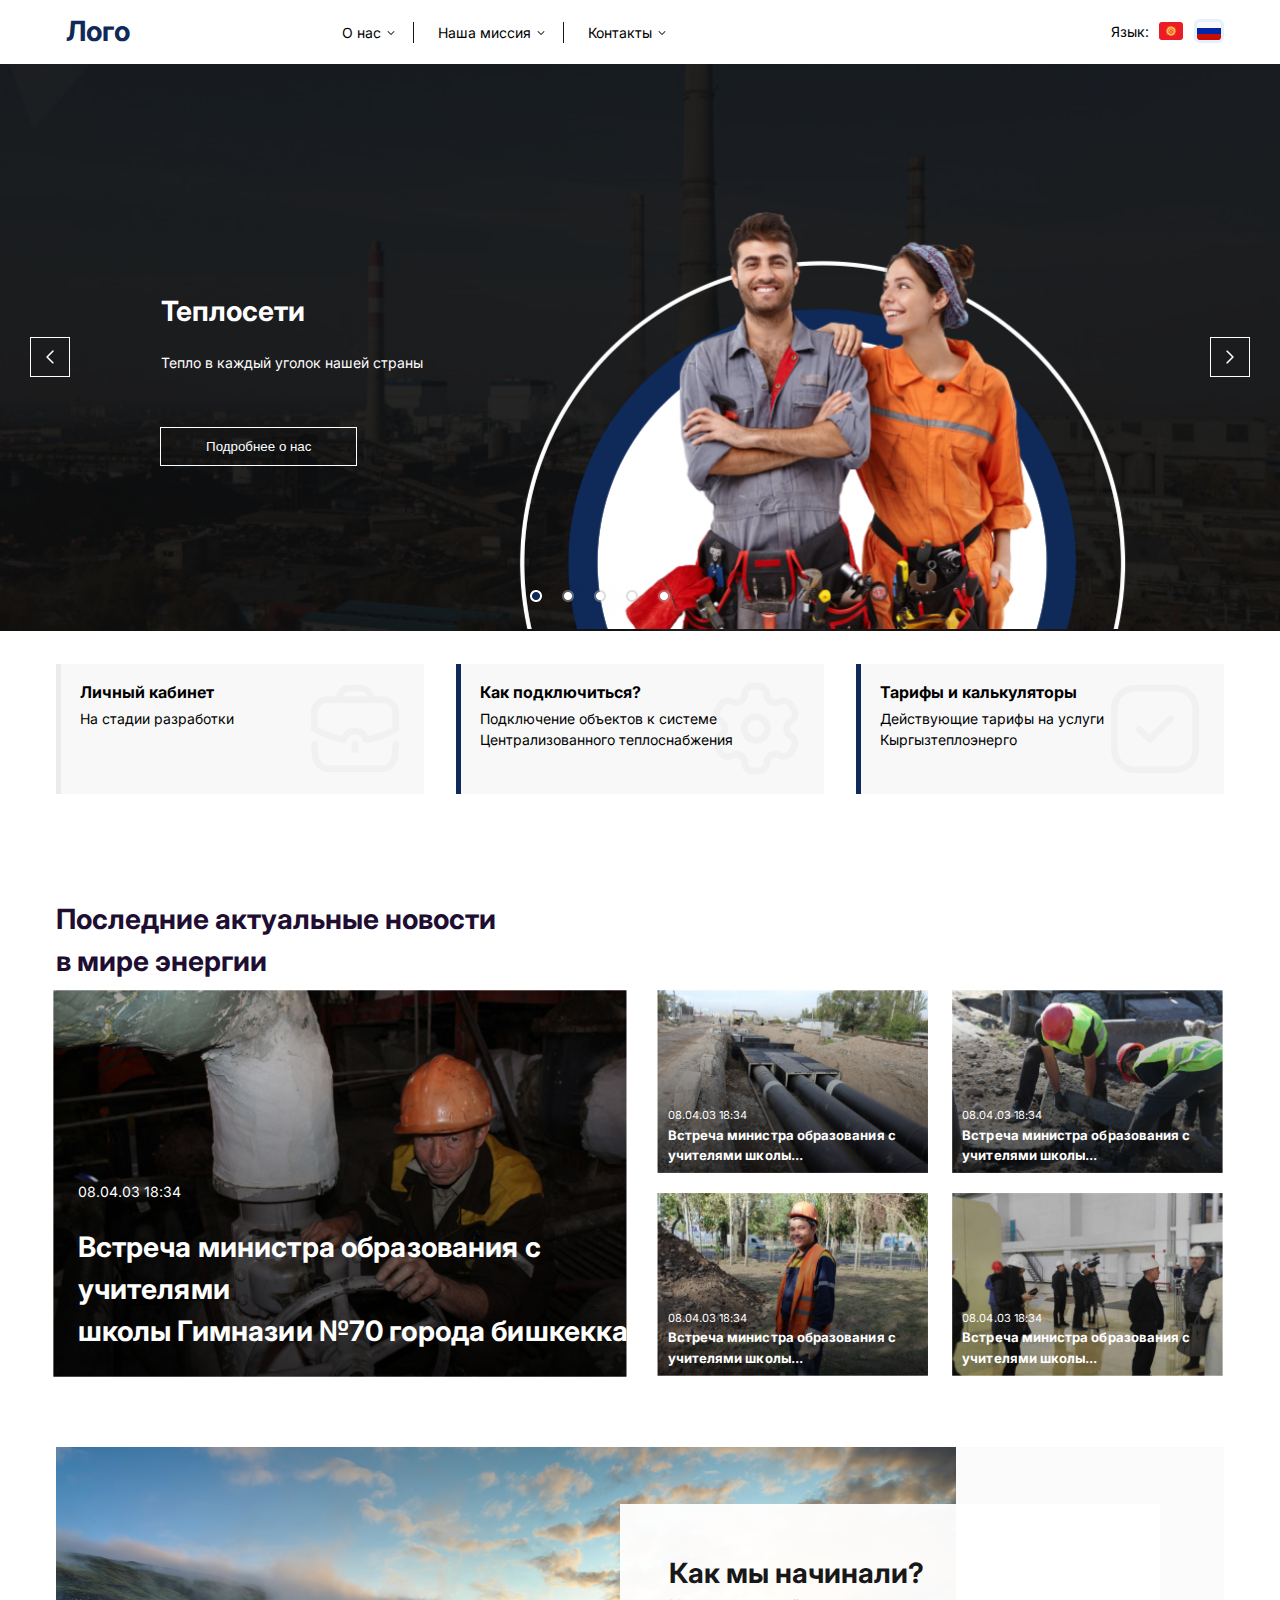
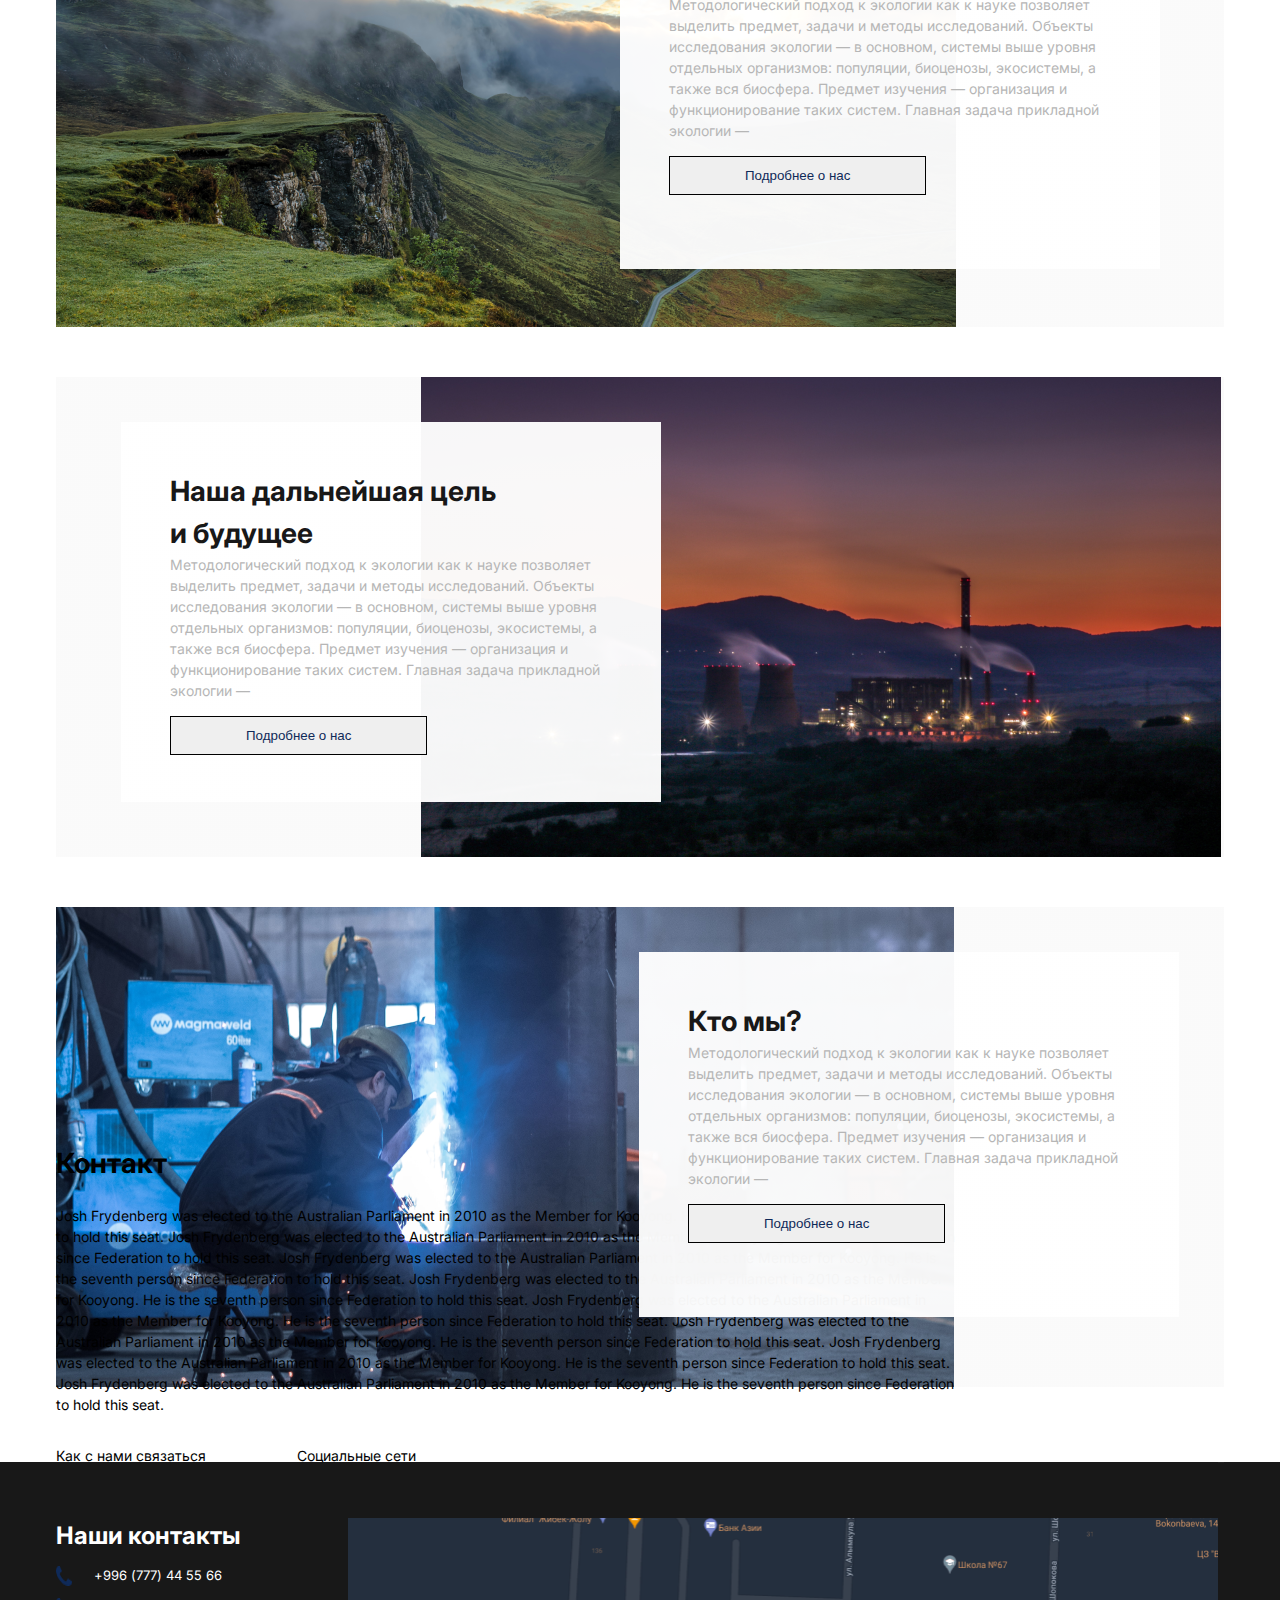
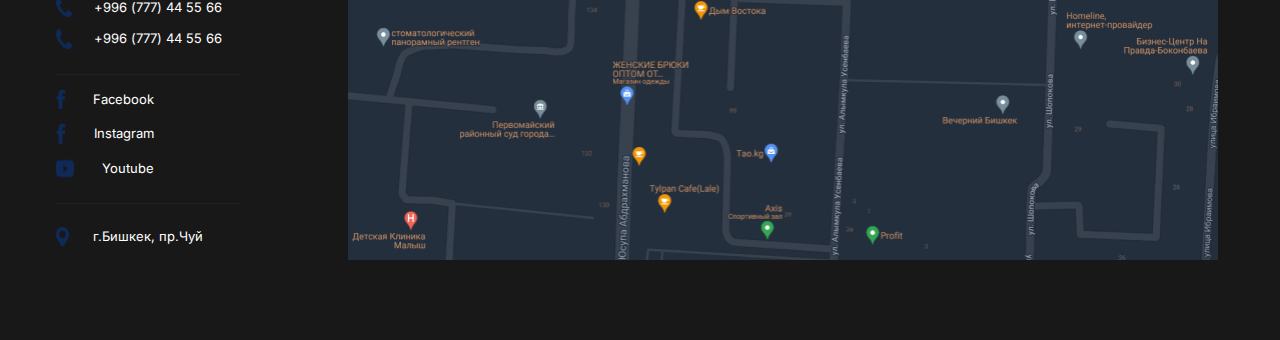
<file: index.html>
<!DOCTYPE html>
<html lang="en">

<head>
    <meta charset="UTF-8">
    <meta http-equiv="X-UA-Compatible" content="IE=edge">
    <meta name="viewport" content="width=device-width, initial-scale=1.0">
    <title>zeon css/html</title>

    <link rel="stylesheet" href="./style/normalize.css">
    <link rel="stylesheet" href="./style/header.css">
    <link rel="stylesheet" href="./style/slider.css">
    <link rel="stylesheet" href="./style/main.css">
    <link rel="stylesheet" href="./style/footer.css">
    <link rel="stylesheet" href="./style/media.css">
</head>

<body>

    <!-- header start -->
    <header class="header">
        <div class="container">
            <div class="headerContainer">
                <div class="headerLogo">
                    <a href="index.html">
                        <h1>Лого</h1>
                    </a>
                </div>
                <div class="headerMenu">
                    <span></span>
                </div>
                <nav class="headerNav">
                    <ul class="navList">
                        <li class="navItem"><a href="aboutusPage.html">О нас </a><img src="./images/Arrow6.png" alt=""></li>
                        <li class="navItem"><a href="ourmissionPage.html">Наша миссия </a><img src="./images/Arrow6.png" alt=""></li>
                        <li class="navItem"><a href="contactPage.html">Контакты </a><img src="./images/Arrow6.png" alt=""></li>
                    </ul>
                    <ul class="headerLanguage">
                        <h4>Язык:</h4>
                        <div class="languageFlag">
                            <img src="./images/KG.png" alt="">
                            <img src="./images/RU.png" alt="">
                        </div>

                    </ul>
                </nav>
            </div>
        </div>
    </header>

    <!-- header end -->

    <main class="main">


        <!-- slider start -->
        <section class="slider">
            <div class="sliderContainer">
                <div class="controllerLeft">
                    <img class="controllerLeftButton" src="./images/ControllerLeft.png" alt="">
                </div>
                <div class="sliderText">
                    <div class="sliderTitle">
                        <h2>Теплосети</h2>
                        <p>Тепло в каждый уголок нашей страны</p>
                        <button class="sliderBtn">Подробнее о нас</button>
                    </div>
                    <div class="sliderPucture">
                        <img src="./images/Frame26.png" alt="">
                    </div>
                </div>

                <div class="controllerRightButton">
                    <img src="./images/ControllerrRight.png" alt="">
                </div>
                <div class="sliderController">
                    <img src="./images/slider.png" alt="">
                </div>
            </div>
        </section>













        <!-- slider end -->



        <!-- box start -->

        <section class="box">
            <div class="container">
                <div class="boxContainer">

                    <div class="boxCol-4">
                        <div class="boxTitle">
                            <h4>Личный кабинет</h4>
                            <p>На стадии разработки</p>
                        </div>
                        <div class="boxPic">
                            <img src="./images/Work.png" alt="">
                        </div>
                    </div>

                    <div class="boxCol-4">
                        <div class="boxTitle">
                            <h4>Как подключиться?</h4>
                            <p>Подключение объектов к системе Централизованного теплоснабжения</p>
                        </div>
                        <div class="boxPic">
                            <img src="./images/Setting.png" alt="">
                        </div>
                    </div>

                    <div class="boxCol-4">
                        <div class="boxTitle">
                            <h4>Тарифы и калькуляторы</h4>
                            <p>Действующие тарифы на услуги Кыргызтеплоэнерго</p>
                        </div>
                        <div class="boxPic">
                            <img src="./images/TickSquare.png" alt="">
                        </div>
                    </div>

                </div>
            </div>
        </section>

        <!-- box end -->


        <!-- card start -->

        <section class="card">
            <div class="container">
                <div class="cardContainer">
                    <div class="cardText">
                        <p>Последние актуальные новости
                            <br> в мире энергии
                        </p>
                    </div>
                    <div class="cardImages">
                        <div class="cardCol-6">
                            <img src="./images/Rectangle1.jpg" alt="">
                            <div class="cardMainDateTitle">
                                <h5 class="cardMainPicDate">08.04.03 18:34</h5>
                                <h1 class="cardMainPicTitle">Встреча министра образования с учителями <br> школы
                                    Гимназии №70 города бишкекка</h1>
                            </div>

                        </div>
                        <div class="cardCol-6">
                            <div class="cardColumn--2">
                                <div class="cardImg">
                                    <div class="sizeImg">
                                        <img src="./images/Rectangle2.jpg" alt="">
                                        <div class="cardDateTitle">
                                            <p class="cardDate">08.04.03 18:34</p>
                                            <h5 class="cardTitle">Встреча министра образования с учителями
                                                школы...
                                            </h5>
                                        </div>
                                    </div>
                                </div>

                                <div class="cardImg">
                                    <div class="sizeImg">
                                        <img src="./images/Rectangle3.jpg" alt="">
                                        <div class="cardDateTitle">
                                            <p class="cardDate">08.04.03 18:34</p>
                                            <h5 class="cardTitle">Встреча министра образования с учителями
                                                школы...
                                            </h5>
                                        </div>
                                    </div>
                                </div>
                            </div>

                            <div class="cardColumn--2">
                                <div class="cardImg">
                                    <div class="sizeImg">
                                        <img src="./images/Rectangle 4.jpg" alt="">
                                        <div class="cardDateTitle">
                                            <p class="cardDate">08.04.03 18:34</p>
                                            <h5 class="cardTitle">Встреча министра образования с учителями школы...
                                            </h5>
                                        </div>
                                    </div>
                                </div>
                                <div class="cardImg">
                                    <div class="sizeImg">
                                        <img src="./images/Rectangle5 .jpg" alt="">
                                        <div class="cardDateTitle">
                                            <p class="cardDate">08.04.03 18:34
                                            <p>
                                            <h5 class="cardTitle">Встреча министра образования с учителями школы...
                                            </h5>
                                        </div>
                                    </div>
                                </div>
                            </div>
                        </div>
                    </div>
                </div>
            </div>
        </section>


        <!-- card end -->



        <!-- holder styles start -->

        <section>
            <div class="container">
                <div class="holder">
                    <div class="holderPuc">
                        <img src="./images/forHolder1.png" alt="">
                    </div>
                    <div class="holderBox">
                        <div class="holderDesc">
                            <h1>Как мы начинали?</h1>
                            <p>Методологический подход к экологии как к науке позволяет выделить предмет, задачи и
                                методы исследований.
                                Объекты исследования экологии — в основном, системы выше уровня отдельных
                                организмов:
                                популяции, биоценозы, экосистемы, а также вся биосфера. Предмет изучения —
                                организация и
                                функционирование таких систем.

                                Главная задача прикладной экологии — </p>
                            <button class="btn">Подробнее о нас</button>
                        </div>

                    </div>
                </div>

                <div class="holder">
                    <div class="holderBox holderDescSecond">
                        <div class="holderDesc">
                            <h1>Наша дальнейшая цель
                                <br> и будущее
                            </h1>
                            <p>Методологический подход к экологии как к науке позволяет выделить предмет, задачи и
                                методы исследований.
                                Объекты исследования экологии — в основном, системы выше уровня отдельных
                                организмов:
                                популяции, биоценозы, экосистемы, а также вся биосфера. Предмет изучения —
                                организация и
                                функционирование таких систем.

                                Главная задача прикладной экологии — </p>
                            <button class="btn">Подробнее о нас</button>
                        </div>
                    </div>
                    <div class="holderPucSecond">
                        <img src="./images/forHolder2.png" alt="">
                    </div>
                </div>



                <div class="holder holderThirst">

                    <div class="holderBox holderDescThirst">
                        <div class="holderDesc ">
                            <h1>Кто мы?</h1>
                            <p>Методологический подход к экологии как к науке позволяет выделить предмет, задачи и
                                методы исследований.
                                Объекты исследования экологии — в основном, системы выше уровня отдельных
                                организмов:
                                популяции, биоценозы, экосистемы, а также вся биосфера. Предмет изучения —
                                организация и
                                функционирование таких систем.

                                Главная задача прикладной экологии — </p>
                            <button class="btn">Подробнее о нас</button>
                        </div>
                    </div>
                    <div class="holderPuc">
                        <img src="./images/forHolder3.png" alt="">
                    </div>
                    <div class="contact">
                        <h1>Контакт</h1>
                        <br>
                        <p>Josh Frydenberg was elected to the Australian Parliament in 2010 as the Member for
                            Kooyong. He is the
                            seventh person since Federation to hold this seat.
                            Josh Frydenberg was elected to the Australian Parliament in 2010 as the Member for Kooyong.
                            He is
                            the seventh person since Federation to hold this seat.
                            Josh Frydenberg was elected to the Australian Parliament in 2010 as the Member for Kooyong.
                            He is
                            the seventh person since Federation to hold this seat.
                            Josh Frydenberg was elected to the Australian Parliament in 2010 as the Member for Kooyong.
                            He is
                            the seventh person since Federation to hold this seat.
                            Josh Frydenberg was elected to the Australian Parliament in 2010 as the Member for Kooyong.
                            He is
                            the seventh person since Federation to hold this seat.
                            Josh Frydenberg was elected to the Australian Parliament in 2010 as the Member for Kooyong.
                            He is
                            the seventh person since Federation to hold this seat.
                            Josh Frydenberg was elected to the Australian Parliament in 2010 as the Member for Kooyong.
                            He is
                            the seventh person since Federation to hold this seat.
                            Josh Frydenberg was elected to the Australian Parliament in 2010 as the Member for Kooyong.
                            He is
                            the seventh person since Federation to hold this seat.
                        </p>
                        <div class="connect ">
                            <div class="phoneNumber">
                                <p>Как с нами связаться</p>
                                <div class="addres">
                                    <img src="./images/iconmap.png" alt="">
                                    <p>г.Бишкек, пр.Чуй</p>
                                </div>

                                <div class="addres">
                                    <img src="./images/iconnumber.png" alt="">
                                    <p>+996 (777) 44 55 66</p>
                                </div>

                                <div class="addres">
                                    <img src="./images/iconWhathApp.png" alt="">
                                    <p>c 09:00 до c 20:00</p>
                                </div>
                            </div>



                            <div class="sosial">
                                <p>Социальные сети</p>
                                <div class="socialNetworks">
                                    <img src="./images/iconWhathApp.png" alt="">
                                    <p>Instagram</p>
                                </div>

                                <div class="socialNetworks">
                                    <img src="./images/iconfacebook.png" alt="">
                                    <p>Facebook</p>
                                </div>

                                <div class="socialNetworks">
                                    <img src="./images/iconyoutube.png" alt="">
                                    <p>YouTube</p>
                                </div>

                                <div class="socialNetworks">
                                    <img src="./images/iconWhathApp.png" alt="">
                                    <p>VKontakte</p>
                                </div>

                            </div>
                        </div>
                        <hr style="margin-bottom:20px;">

                        <h1>Поделиться</h1>

                        <div class="iconSocial">
                            <div class="iconSocialItem">
                                <img src="./images/iconfacebook.png" alt="">
                            </div>
                            <div class="iconSocialItem">
                                <img src="./images/iconWhathApp.png" alt="">
                            </div>
                            <div class="iconSocialItem">
                                <img src="./images/iconyoutube.png" alt="">
                            </div>
                        </div>

                    </div>
                </div>

            </div>
        </section>
        <!-- holder styles end -->
    </main>




    <!-- <footer>-->

    <footer class="footer">
        <div class="container">
            <div class="footerContainer">
                <div class="footerContact">
                    <h2 >Наши контакты</h2>
                    <div class="phoneNumber">
                        <div class="phoneNumberBox">
                            <img src="./images/iconnumber.png" alt="">
                            <p>+996 (777) 44 55 66</p>
                        </div>
                        <div class="phoneNumberBox">
                            <img src="./images/iconnumber.png" alt="">
                            <p>+996 (777) 44 55 66</p>
                        </div>
                        <div class="phoneNumberBox">
                            <img src="./images/iconnumber.png" alt="">
                            <p>+996 (777) 44 55 66</p>
                        </div>

                    </div>
                    <hr>


                    <div class="footerSocial">
                        <div class="socialBox">
                            <img src="./images/iconfacebook.png" alt="">
                            <p>Facebook</p>
                        </div>
                        <div class="socialBox">
                            <img src="./images/iconfacebook.png" alt="">
                            <p>Instagram</p>
                        </div>
                        <div class="socialBox">
                            <img src="./images/iconyoutube.png" alt="">
                            <p>Youtube</p>
                        </div>

                    </div>
                    <hr>
                    <div class="addres">
                        <div class="addresBox">
                            <img src="./images/iconmap.png" alt="">
                            <p>г.Бишкек, пр.Чуй</p>
                        </div>
                    </div>
                </div>
                <div class="footerMap">
                    <img src="./images/picmap.png" alt="">
                </div>
            </div>
            <hr>
            <p class="footerEndText">Remotion</p>
        </div>
    </footer>

    <!-- <footer>  -->

</body>

</html>
</file>
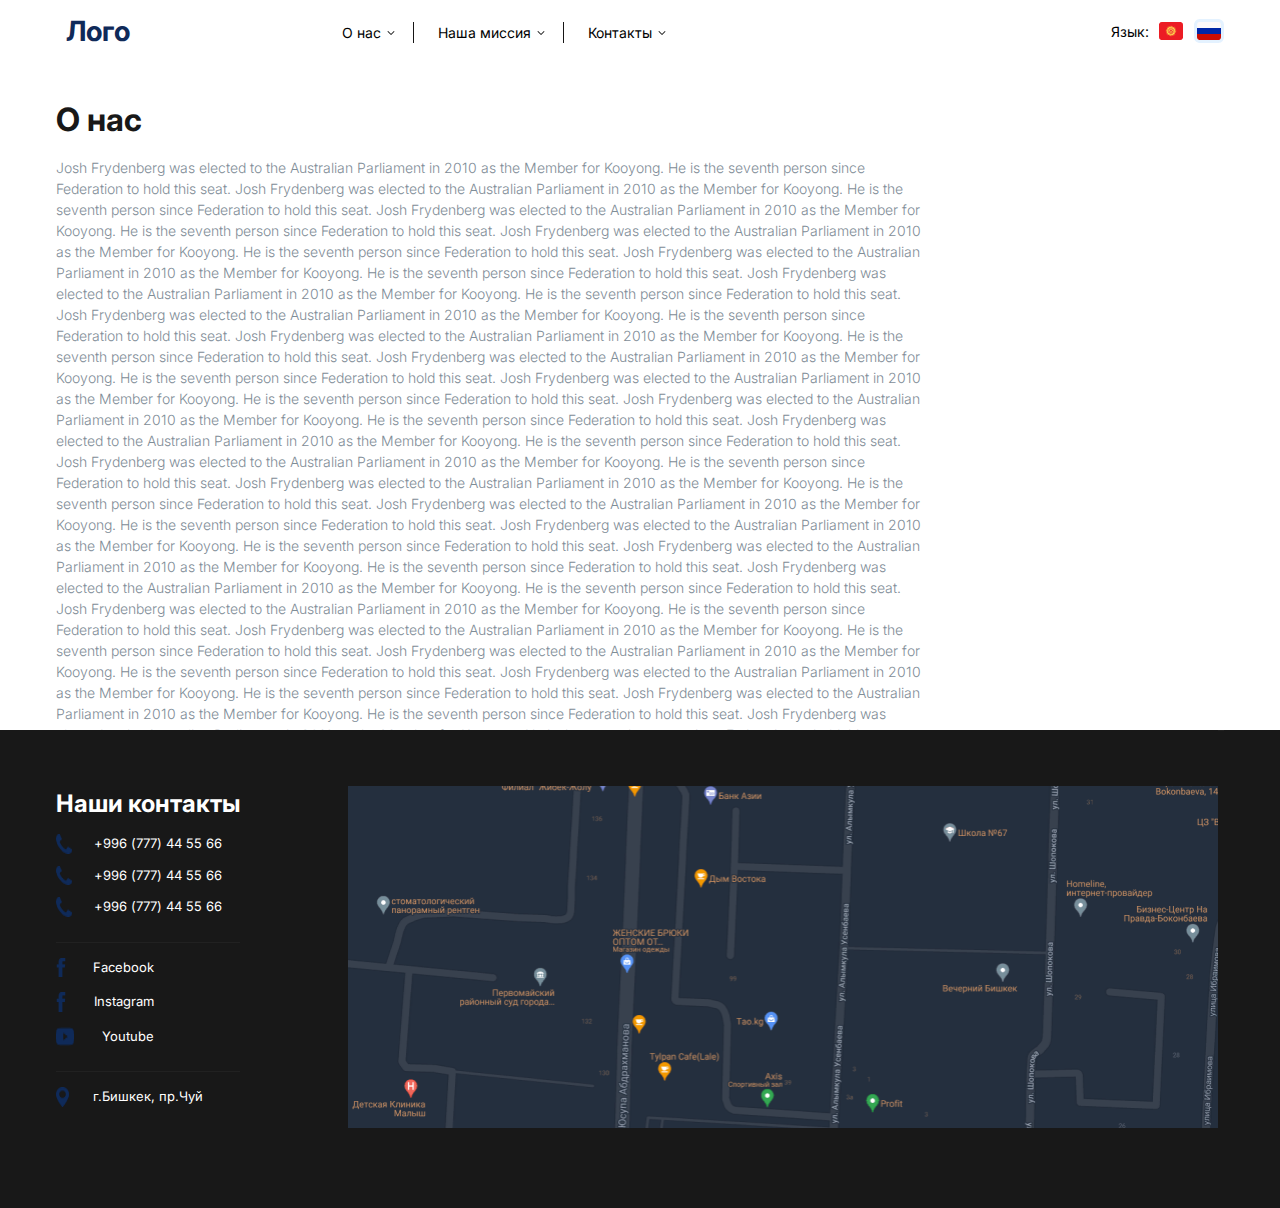
<file: aboutusPage.html>
<!DOCTYPE html>
<html lang="en">

<head>
    <meta charset="UTF-8">
    <meta http-equiv="X-UA-Compatible" content="IE=edge">
    <meta name="viewport" content="width=device-width, initial-scale=1.0">
    <title>About Us</title>
    <link rel="stylesheet" href="./style/normalize.css">
    <link rel="stylesheet" href="./style/header.css">
    <link rel="stylesheet" href="./style/pages.css">
    <link rel="stylesheet" href="./style/footer.css">
</head>

<body>


    <!-- <header> -->
    <header class="header">
        <div class="container">
            <div class="headerContainer">
                <div class="headerLogo">
                    <a href="index.html" class="headerLogoLink">
                        <h1>Лого</h1>
                    </a>
                </div>

                <nav class="headerNav">
                    <ul class="navList">
                        <li  class="navItem"><a href="aboutusPage.html">О нас </a><img
                                src="./images/Arrow6.png" alt=""></li>
                        <li  class="navItem"><a href="ourmissionPage.html">Наша миссия </a><img
                                src="./images/Arrow6.png" alt=""></li>
                        <li  class="navItem"><a href="contactPage.html">Контакты </a><img
                                src="./images/Arrow6.png" alt=""></li>
                    </ul>
                    <ul class="headerLanguage">
                        <h4>Язык:</h4>
                        <div class="languageFlag">
                            <img src="./images/KG.png" alt="">
                            <img src="./images/RU.png" alt="">
                        </div>

                    </ul>
                </nav>
            </div>
        </div>
    </header>
    <!-- <header> -->


    <!-- <main> -->

    <main class="pageAbout">
        <div class="container">
            <div class="mainDesc">

                <h1 class="namePage">О нас</h1>
          
                <p class="mainText">Josh Frydenberg was elected to the Australian Parliament in 2010 as the Member for
                    Kooyong. He is the
                    seventh person since Federation to hold this seat.
                    Josh Frydenberg was elected to the Australian Parliament in 2010 as the Member for Kooyong. He is
                    the seventh person since Federation to hold this seat.
                    Josh Frydenberg was elected to the Australian Parliament in 2010 as the Member for Kooyong. He is
                    the seventh person since Federation to hold this seat.
                    Josh Frydenberg was elected to the Australian Parliament in 2010 as the Member for Kooyong. He is
                    the seventh person since Federation to hold this seat.
                    Josh Frydenberg was elected to the Australian Parliament in 2010 as the Member for Kooyong. He is
                    the seventh person since Federation to hold this seat.
                    Josh Frydenberg was elected to the Australian Parliament in 2010 as the Member for Kooyong. He is
                    the seventh person since Federation to hold this seat.
                    Josh Frydenberg was elected to the Australian Parliament in 2010 as the Member for Kooyong. He is
                    the seventh person since Federation to hold this seat.
                    Josh Frydenberg was elected to the Australian Parliament in 2010 as the Member for Kooyong. He is
                    the seventh person since Federation to hold this seat.
                    Josh Frydenberg was elected to the Australian Parliament in 2010 as the Member for Kooyong. He is
                    the seventh person since Federation to hold this seat.
                    Josh Frydenberg was elected to the Australian Parliament in 2010 as the Member for Kooyong. He is
                    the seventh person since Federation to hold this seat.
                    Josh Frydenberg was elected to the Australian Parliament in 2010 as the Member for Kooyong. He is
                    the seventh person since Federation to hold this seat.
                    Josh Frydenberg was elected to the Australian Parliament in 2010 as the Member for Kooyong. He is
                    the seventh person since Federation to hold this seat.
                    Josh Frydenberg was elected to the Australian Parliament in 2010 as the Member for Kooyong. He is
                    the seventh person since Federation to hold this seat.
                    Josh Frydenberg was elected to the Australian Parliament in 2010 as the Member for Kooyong. He is
                    the seventh person since Federation to hold this seat.
                    Josh Frydenberg was elected to the Australian Parliament in 2010 as the Member for Kooyong. He is
                    the seventh person since Federation to hold this seat.
                    Josh Frydenberg was elected to the Australian Parliament in 2010 as the Member for Kooyong. He is
                    the seventh person since Federation to hold this seat.
                    Josh Frydenberg was elected to the Australian Parliament in 2010 as the Member for Kooyong. He is
                    the seventh person since Federation to hold this seat.
                    Josh Frydenberg was elected to the Australian Parliament in 2010 as the Member for Kooyong. He is
                    the seventh person since Federation to hold this seat.
                    Josh Frydenberg was elected to the Australian Parliament in 2010 as the Member for Kooyong. He is
                    the seventh person since Federation to hold this seat.
                    Josh Frydenberg was elected to the Australian Parliament in 2010 as the Member for Kooyong. He is
                    the seventh person since Federation to hold this seat.
                    Josh Frydenberg was elected to the Australian Parliament in 2010 as the Member for Kooyong. He is
                    the seventh person since Federation to hold this seat.
                    Josh Frydenberg was elected to the Australian Parliament in 2010 as the Member for Kooyong. He is
                    the seventh person since Federation to hold this seat.
                    Josh Frydenberg was elected to the Australian Parliament in 2010 as the Member for Kooyong. He is
                    the seventh person since Federation to hold this seat.
                    Josh Frydenberg was elected to the Australian Parliament in 2010 as the Member for Kooyong. He is
                    the seventh person since Federation to hold this seat.
                </p>
            </div>
        </div>
    </main>

    <!-- <main> -->

    <!-- <footer>-->

        <footer class="footer">
            <div class="container">
                <div class="footerContainer">
                    <div class="footerContact">
                        <h2>Наши контакты</h2>
                        <div class="phoneNumber">
                            <div class="phoneNumberBox">
                                <img src="./images/iconnumber.png" alt="">
                                <p>+996 (777) 44 55 66</p>
                            </div>
                            <div class="phoneNumberBox">
                                <img src="./images/iconnumber.png" alt="">
                                <p>+996 (777) 44 55 66</p>
                            </div>
                            <div class="phoneNumberBox">
                                <img src="./images/iconnumber.png" alt="">
                                <p>+996 (777) 44 55 66</p>
                            </div>
    
                        </div>
                        <hr>
    
    
                        <div class="footerSocial">
                            <div class="socialBox">
                                <img src="./images/iconfacebook.png" alt="">
                                <p>Facebook</p>
                            </div>
                            <div class="socialBox">
                                <img src="./images/iconfacebook.png" alt="">
                                <p>Instagram</p>
                            </div>
                            <div class="socialBox">
                                <img src="./images/iconyoutube.png" alt="">
                                <p>Youtube</p>
                            </div>
    
                        </div>
                        <hr style="font-size:1px; color: #262626;">
                        <div class="addres">
                            <div class="addresBox">
                                <img src="./images/iconmap.png" alt="">
                                <p>г.Бишкек, пр.Чуй</p>
                            </div>
                        </div>
                    </div>
                    <div class="footerMap">
                        <img src="./images/picmap.png" alt="">
                    </div>
                </div>
                <hr>
                <p class="footerEndText">Remotion</p>
            </div>
        </footer>
<!-- <script src="./js.js"></script> -->
    <!-- <footer>  -->
</body>

</html>
</file>
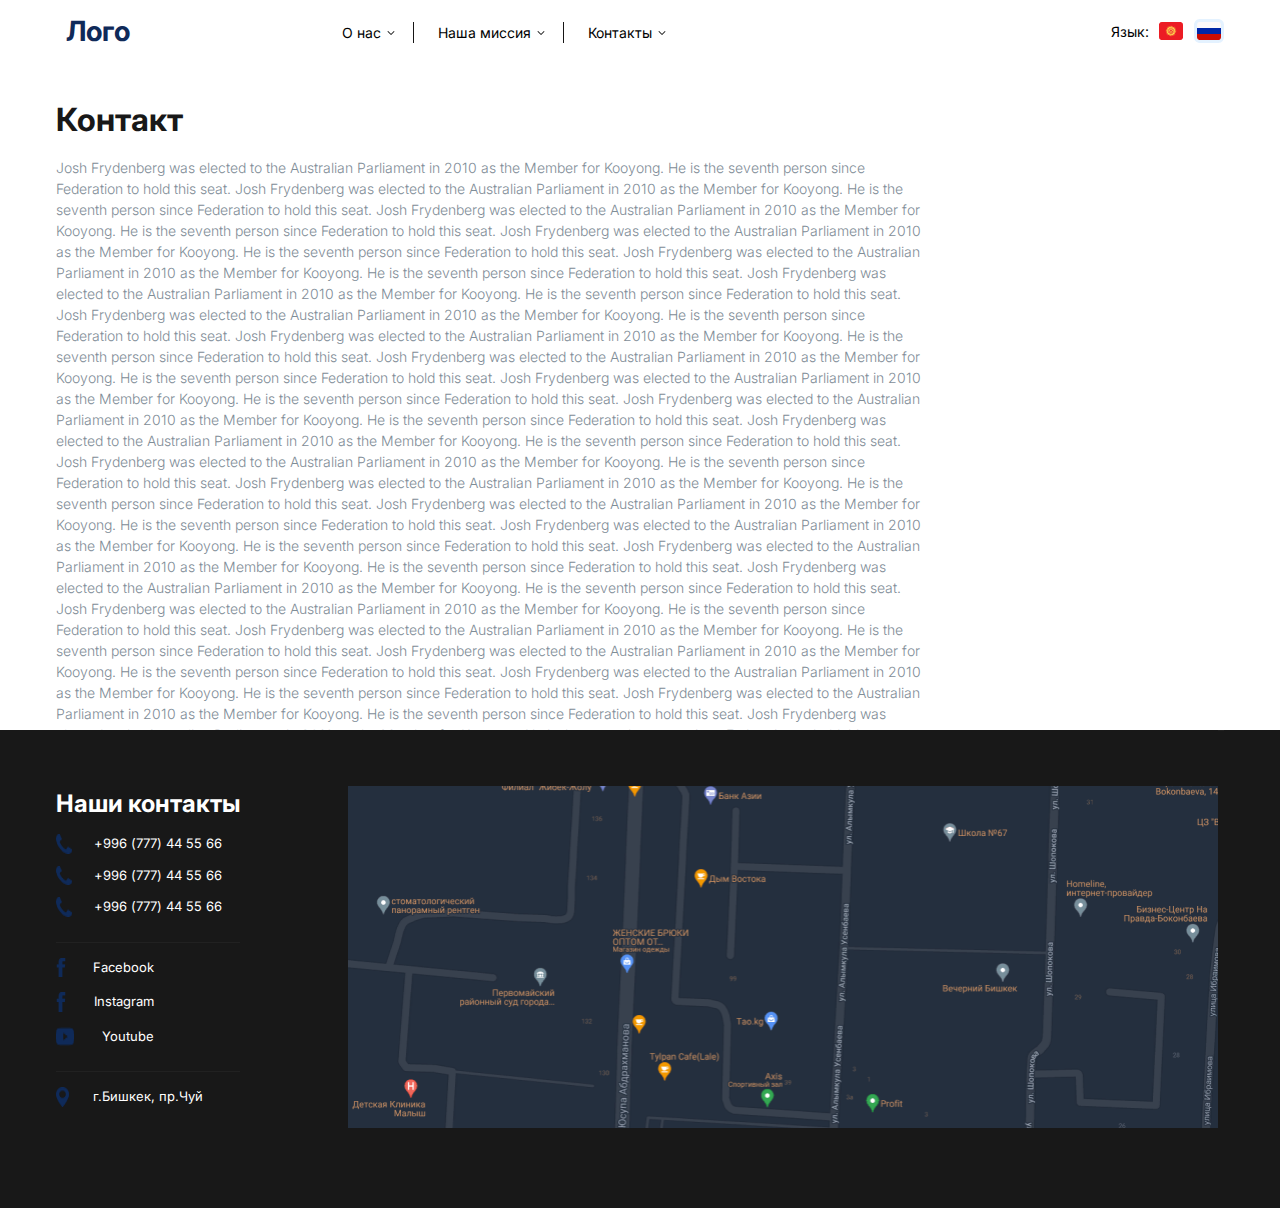
<file: contactPage.html>
<!DOCTYPE html>
<html lang="en">

<head>
    <meta charset="UTF-8">
    <meta http-equiv="X-UA-Compatible" content="IE=edge">
    <meta name="viewport" content="width=device-width, initial-scale=1.0">
    <title>Contact</title>
    <link rel="stylesheet" href="./style/normalize.css">
    <link rel="stylesheet" href="./style/header.css">
    <link rel="stylesheet" href="./style/pages.css">
    <link rel="stylesheet" href="./style/footer.css">
</head>

<body>


    <!-- <header> -->
    <header class="header">
        <div class="container">
            <div class="headerContainer">
                <div class="headerLogo">
                    <a href="index.html" class="headerLogoLink">
                        <h1>Лого</h1>
                    </a>
                </div>

                <nav class="headerNav">
                    <ul class="navList">
                        <li  class="navItem"><a href="aboutusPage.html">О нас </a><img
                                src="./images/Arrow6.png" alt=""></li>
                        <li  class="navItem"><a href="ourmissionPage.html">Наша миссия </a><img
                                src="./images/Arrow6.png" alt=""></li>
                        <li  class="navItem"><a href="contactPage.html">Контакты </a><img
                                src="./images/Arrow6.png" alt=""></li>
                    </ul>
                    <ul class="headerLanguage">
                        <h4>Язык:</h4>
                        <div class="languageFlag">
                            <img src="./images/KG.png" alt="">
                            <img src="./images/RU.png" alt="">
                        </div>

                    </ul>
                </nav>
            </div>
        </div>
    </header>
    <!-- <header> -->


    <!-- <main> -->

    <main class="pageAbout">
        <div class="container">
            <div class="mainDesc">

                <h1 class="namePage">Контакт</h1>
          
                <p class="mainText">Josh Frydenberg was elected to the Australian Parliament in 2010 as the Member for
                    Kooyong. He is the
                    seventh person since Federation to hold this seat.
                    Josh Frydenberg was elected to the Australian Parliament in 2010 as the Member for Kooyong. He is
                    the seventh person since Federation to hold this seat.
                    Josh Frydenberg was elected to the Australian Parliament in 2010 as the Member for Kooyong. He is
                    the seventh person since Federation to hold this seat.
                    Josh Frydenberg was elected to the Australian Parliament in 2010 as the Member for Kooyong. He is
                    the seventh person since Federation to hold this seat.
                    Josh Frydenberg was elected to the Australian Parliament in 2010 as the Member for Kooyong. He is
                    the seventh person since Federation to hold this seat.
                    Josh Frydenberg was elected to the Australian Parliament in 2010 as the Member for Kooyong. He is
                    the seventh person since Federation to hold this seat.
                    Josh Frydenberg was elected to the Australian Parliament in 2010 as the Member for Kooyong. He is
                    the seventh person since Federation to hold this seat.
                    Josh Frydenberg was elected to the Australian Parliament in 2010 as the Member for Kooyong. He is
                    the seventh person since Federation to hold this seat.
                    Josh Frydenberg was elected to the Australian Parliament in 2010 as the Member for Kooyong. He is
                    the seventh person since Federation to hold this seat.
                    Josh Frydenberg was elected to the Australian Parliament in 2010 as the Member for Kooyong. He is
                    the seventh person since Federation to hold this seat.
                    Josh Frydenberg was elected to the Australian Parliament in 2010 as the Member for Kooyong. He is
                    the seventh person since Federation to hold this seat.
                    Josh Frydenberg was elected to the Australian Parliament in 2010 as the Member for Kooyong. He is
                    the seventh person since Federation to hold this seat.
                    Josh Frydenberg was elected to the Australian Parliament in 2010 as the Member for Kooyong. He is
                    the seventh person since Federation to hold this seat.
                    Josh Frydenberg was elected to the Australian Parliament in 2010 as the Member for Kooyong. He is
                    the seventh person since Federation to hold this seat.
                    Josh Frydenberg was elected to the Australian Parliament in 2010 as the Member for Kooyong. He is
                    the seventh person since Federation to hold this seat.
                    Josh Frydenberg was elected to the Australian Parliament in 2010 as the Member for Kooyong. He is
                    the seventh person since Federation to hold this seat.
                    Josh Frydenberg was elected to the Australian Parliament in 2010 as the Member for Kooyong. He is
                    the seventh person since Federation to hold this seat.
                    Josh Frydenberg was elected to the Australian Parliament in 2010 as the Member for Kooyong. He is
                    the seventh person since Federation to hold this seat.
                    Josh Frydenberg was elected to the Australian Parliament in 2010 as the Member for Kooyong. He is
                    the seventh person since Federation to hold this seat.
                    Josh Frydenberg was elected to the Australian Parliament in 2010 as the Member for Kooyong. He is
                    the seventh person since Federation to hold this seat.
                    Josh Frydenberg was elected to the Australian Parliament in 2010 as the Member for Kooyong. He is
                    the seventh person since Federation to hold this seat.
                    Josh Frydenberg was elected to the Australian Parliament in 2010 as the Member for Kooyong. He is
                    the seventh person since Federation to hold this seat.
                    Josh Frydenberg was elected to the Australian Parliament in 2010 as the Member for Kooyong. He is
                    the seventh person since Federation to hold this seat.
                    Josh Frydenberg was elected to the Australian Parliament in 2010 as the Member for Kooyong. He is
                    the seventh person since Federation to hold this seat.
                </p>
            </div>
        </div>
    </main>

    <!-- <main> -->

    <!-- <footer>-->

        <footer class="footer">
            <div class="container">
                <div class="footerContainer">
                    <div class="footerContact">
                        <h2>Наши контакты</h2>
                        <div class="phoneNumber">
                            <div class="phoneNumberBox">
                                <img src="./images/iconnumber.png" alt="">
                                <p>+996 (777) 44 55 66</p>
                            </div>
                            <div class="phoneNumberBox">
                                <img src="./images/iconnumber.png" alt="">
                                <p>+996 (777) 44 55 66</p>
                            </div>
                            <div class="phoneNumberBox">
                                <img src="./images/iconnumber.png" alt="">
                                <p>+996 (777) 44 55 66</p>
                            </div>
    
                        </div>
                        <hr>
    
    
                        <div class="footerSocial">
                            <div class="socialBox">
                                <img src="./images/iconfacebook.png" alt="">
                                <p>Facebook</p>
                            </div>
                            <div class="socialBox">
                                <img src="./images/iconfacebook.png" alt="">
                                <p>Instagram</p>
                            </div>
                            <div class="socialBox">
                                <img src="./images/iconyoutube.png" alt="">
                                <p>Youtube</p>
                            </div>
    
                        </div>
                        <hr style="font-size:1px; color: #262626;">
                        <div class="addres">
                            <div class="addresBox">
                                <img src="./images/iconmap.png" alt="">
                                <p>г.Бишкек, пр.Чуй</p>
                            </div>
                        </div>
                    </div>
                    <div class="footerMap">
                        <img src="./images/picmap.png" alt="">
                    </div>
                </div>
                <hr>
                <p class="footerEndText">Remotion</p>
            </div>
        </footer>

    <!-- <footer>  -->
</body>

</html>
</file>
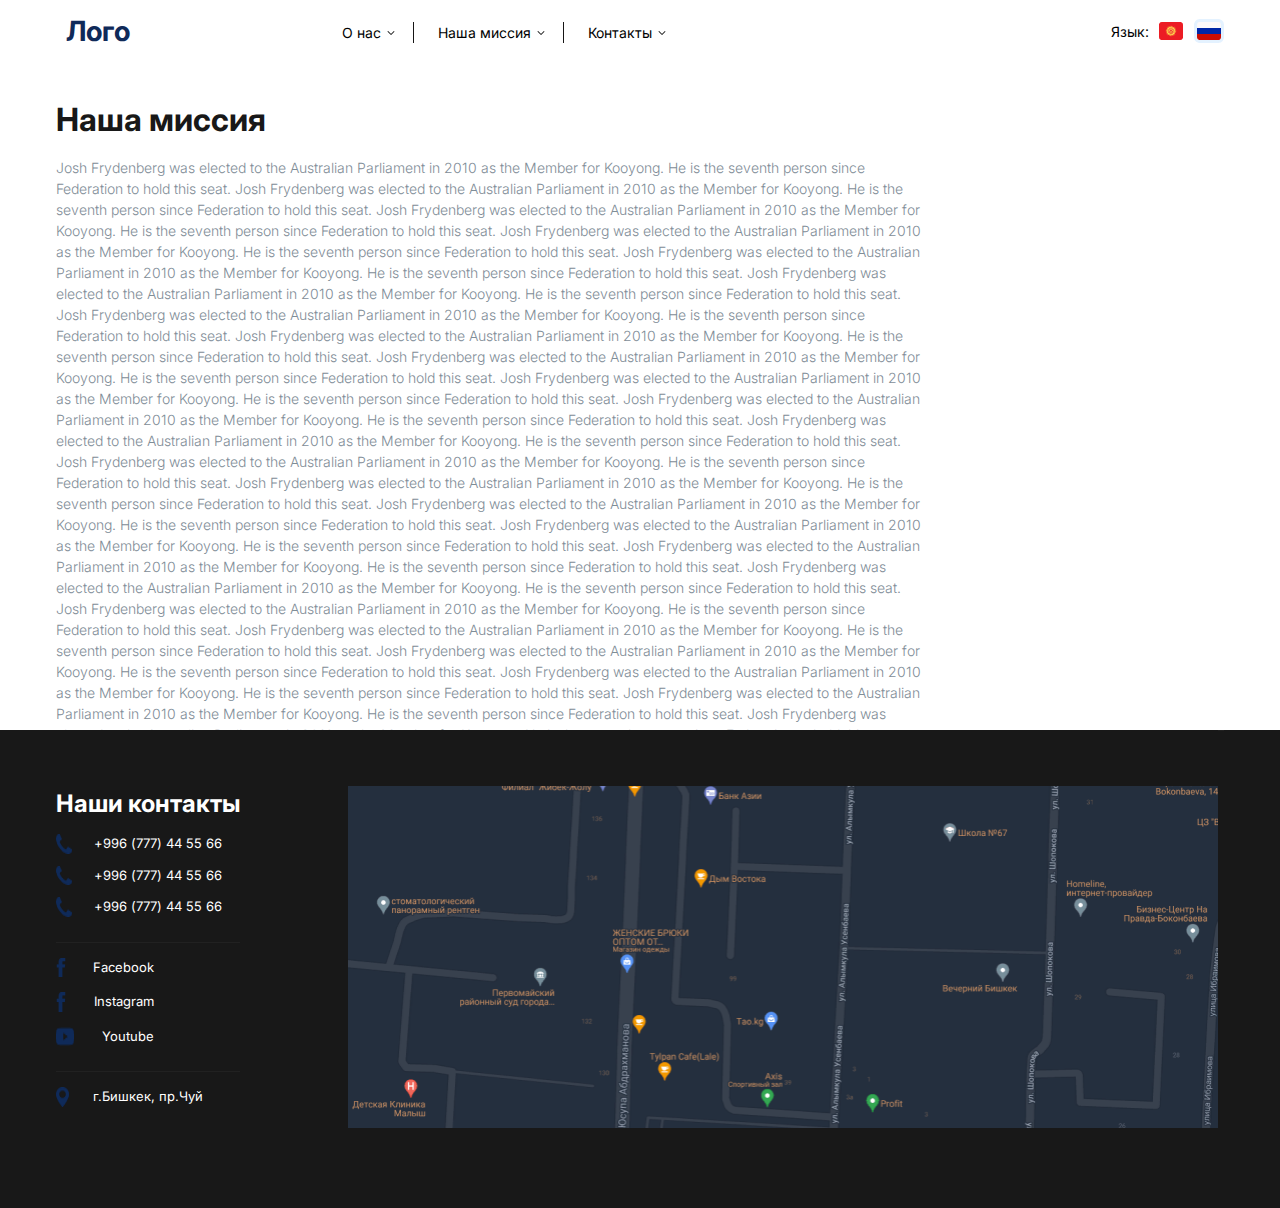
<file: ourmissionPage.html>
<!DOCTYPE html>
<html lang="en">

<head>
    <meta charset="UTF-8">
    <meta http-equiv="X-UA-Compatible" content="IE=edge">
    <meta name="viewport" content="width=device-width, initial-scale=1.0">
    <title>Our mission</title>
    <link rel="stylesheet" href="./style/normalize.css">
    <link rel="stylesheet" href="./style/header.css">
    <link rel="stylesheet" href="./style/pages.css">
    <link rel="stylesheet" href="./style/footer.css">
</head>

<body>


    <!-- <header> -->
    <header class="header">
        <div class="container">
            <div class="headerContainer">
                <div class="headerLogo">
                    <a href="index.html" class="headerLogoLink">
                        <h1>Лого</h1>
                    </a>
                </div>

                <nav class="headerNav">
                    <ul class="navList">
                        <li  class="navItem"><a href="aboutusPage.html">О нас </a><img
                                src="./images/Arrow6.png" alt=""></li>
                        <li  class="navItem"><a href="ourmissionPage.html">Наша миссия </a><img
                                src="./images/Arrow6.png" alt=""></li>
                        <li  class="navItem"><a href="contactPage.html">Контакты </a><img
                                src="./images/Arrow6.png" alt=""></li>
                    </ul>
                    <ul class="headerLanguage">
                        <h4>Язык:</h4>
                        <div class="languageFlag">
                            <img src="./images/KG.png" alt="">
                            <img src="./images/RU.png" alt="">
                        </div>

                    </ul>
                </nav>
            </div>
        </div>
    </header>
    <!-- <header> -->


    <!-- <main> -->

    <main class="pageAbout">
        <div class="container">
            <div class="mainDesc">

                <h1 class="namePage">Наша миссия</h1>
          
                <p class="mainText">Josh Frydenberg was elected to the Australian Parliament in 2010 as the Member for
                    Kooyong. He is the
                    seventh person since Federation to hold this seat.
                    Josh Frydenberg was elected to the Australian Parliament in 2010 as the Member for Kooyong. He is
                    the seventh person since Federation to hold this seat.
                    Josh Frydenberg was elected to the Australian Parliament in 2010 as the Member for Kooyong. He is
                    the seventh person since Federation to hold this seat.
                    Josh Frydenberg was elected to the Australian Parliament in 2010 as the Member for Kooyong. He is
                    the seventh person since Federation to hold this seat.
                    Josh Frydenberg was elected to the Australian Parliament in 2010 as the Member for Kooyong. He is
                    the seventh person since Federation to hold this seat.
                    Josh Frydenberg was elected to the Australian Parliament in 2010 as the Member for Kooyong. He is
                    the seventh person since Federation to hold this seat.
                    Josh Frydenberg was elected to the Australian Parliament in 2010 as the Member for Kooyong. He is
                    the seventh person since Federation to hold this seat.
                    Josh Frydenberg was elected to the Australian Parliament in 2010 as the Member for Kooyong. He is
                    the seventh person since Federation to hold this seat.
                    Josh Frydenberg was elected to the Australian Parliament in 2010 as the Member for Kooyong. He is
                    the seventh person since Federation to hold this seat.
                    Josh Frydenberg was elected to the Australian Parliament in 2010 as the Member for Kooyong. He is
                    the seventh person since Federation to hold this seat.
                    Josh Frydenberg was elected to the Australian Parliament in 2010 as the Member for Kooyong. He is
                    the seventh person since Federation to hold this seat.
                    Josh Frydenberg was elected to the Australian Parliament in 2010 as the Member for Kooyong. He is
                    the seventh person since Federation to hold this seat.
                    Josh Frydenberg was elected to the Australian Parliament in 2010 as the Member for Kooyong. He is
                    the seventh person since Federation to hold this seat.
                    Josh Frydenberg was elected to the Australian Parliament in 2010 as the Member for Kooyong. He is
                    the seventh person since Federation to hold this seat.
                    Josh Frydenberg was elected to the Australian Parliament in 2010 as the Member for Kooyong. He is
                    the seventh person since Federation to hold this seat.
                    Josh Frydenberg was elected to the Australian Parliament in 2010 as the Member for Kooyong. He is
                    the seventh person since Federation to hold this seat.
                    Josh Frydenberg was elected to the Australian Parliament in 2010 as the Member for Kooyong. He is
                    the seventh person since Federation to hold this seat.
                    Josh Frydenberg was elected to the Australian Parliament in 2010 as the Member for Kooyong. He is
                    the seventh person since Federation to hold this seat.
                    Josh Frydenberg was elected to the Australian Parliament in 2010 as the Member for Kooyong. He is
                    the seventh person since Federation to hold this seat.
                    Josh Frydenberg was elected to the Australian Parliament in 2010 as the Member for Kooyong. He is
                    the seventh person since Federation to hold this seat.
                    Josh Frydenberg was elected to the Australian Parliament in 2010 as the Member for Kooyong. He is
                    the seventh person since Federation to hold this seat.
                    Josh Frydenberg was elected to the Australian Parliament in 2010 as the Member for Kooyong. He is
                    the seventh person since Federation to hold this seat.
                    Josh Frydenberg was elected to the Australian Parliament in 2010 as the Member for Kooyong. He is
                    the seventh person since Federation to hold this seat.
                    Josh Frydenberg was elected to the Australian Parliament in 2010 as the Member for Kooyong. He is
                    the seventh person since Federation to hold this seat.
                </p>
            </div>
        </div>
    </main>

    <!-- <main> -->

    <!-- <footer>-->

        <footer class="footer">
            <div class="container">
                <div class="footerContainer">
                    <div class="footerContact">
                        <h2>Наши контакты</h2>
                        <div class="phoneNumber">
                            <div class="phoneNumberBox">
                                <img src="./images/iconnumber.png" alt="">
                                <p>+996 (777) 44 55 66</p>
                            </div>
                            <div class="phoneNumberBox">
                                <img src="./images/iconnumber.png" alt="">
                                <p>+996 (777) 44 55 66</p>
                            </div>
                            <div class="phoneNumberBox">
                                <img src="./images/iconnumber.png" alt="">
                                <p>+996 (777) 44 55 66</p>
                            </div>
    
                        </div>
                        <hr>
    
    
                        <div class="footerSocial">
                            <div class="socialBox">
                                <img src="./images/iconfacebook.png" alt="">
                                <p>Facebook</p>
                            </div>
                            <div class="socialBox">
                                <img src="./images/iconfacebook.png" alt="">
                                <p>Instagram</p>
                            </div>
                            <div class="socialBox">
                                <img src="./images/iconyoutube.png" alt="">
                                <p>Youtube</p>
                            </div>
    
                        </div>
                        <hr style="font-size:1px; color: #262626;">
                        <div class="addres">
                            <div class="addresBox">
                                <img src="./images/iconmap.png" alt="">
                                <p>г.Бишкек, пр.Чуй</p>
                            </div>
                        </div>
                    </div>
                    <div class="footerMap">
                        <img src="./images/picmap.png" alt="">
                    </div>
                </div>
                <hr>
                <p class="footerEndText">Remotion</p>
            </div>
        </footer>
<!-- <script src="./js.js"></script> -->
    <!-- <footer>  -->
</body>

</html>
</file>
<file: style/header.css>
.header {
    max-width: 1366px;
    margin: 0 auto;
    height: 64px;
    background-color: white;
}

.headerContainer {
    display: flex;
    flex-wrap: wrap;
    justify-content: space-between;
    align-items: center;
    padding-top: 10px;
    position: relative;
}

.headerLogo {
    margin-left: 10px;
}

.headerLogo h1 {
    font-size: 28px;
    font-weight: 700;
    color: #0F2A59;
}

.headerNav {
    width: 75.5%;
    height: 24px;
    display: flex;
    justify-content: space-between;
}

.navItem :hover {
    opacity: 0.9;
    color: #240808;
    cursor: pointer;
    transition: 0.5s;
}

.navItem:active {
    opacity: 0.9;
    color: #3a3d2b00;
    cursor: pointer;
    transition: 0.5s;
}

.navList {
    width: 40%;
    display: flex;
    flex-wrap: wrap;
    justify-content: flex-start;
    align-items: flex-end;
}

.navItem {
    display: inline;
    border-left: 1px solid #161515;
    padding: 0px 16px 0px 24px;
    font-size: 14px;
    font-weight: 400;
    text-align: start;
}

.navItem:first-child {
    border: none;
    padding-left: 0px;
}

.headerLanguage {
    width: 14%;
    display: flex;
    align-items: center;
    justify-content: space-between;
    padding-left: 10px
}

.headerLanguage h4 {
    width: 40%;
    display: flex;
    flex-wrap: wrap;
    font-size: 14px;
    font-weight: 400;
}

.languageFlag {
    width: 60%;
    display: flex;
    flex-wrap: wrap;
    justify-content: space-between;
}

@media(max-width:700px) {
    .headerNav{
        display: none;
    }
    .headerMenu {
        display: block;
        position: relative;
        width: 30px;
        height: 20px;
        position: relative;
        top: 20px;
        left: 320px;
        z-index: 4;
    }

    .headerMenu span {
        position: absolute;
        background-color: black;
        position: absolute;
        left: 0;
        width: 100%;
        height: 2px;
        top: 8px;
    }

    .headerMenu:before,
    .headerMenu:after {
        content: '';
        background-color: black;
        position: absolute;
        width: 100%;
        height: 2px;
        left: 0;
    }

    .headerMenu:before {
        top: 0;
    }

    .headerMenu:after {
        bottom: 2px;
    }


    .headerLogo {
        position: absolute;
        top: 15px;
        z-index: 4;
    }
   
}
</file>
<file: style/slider.css>
/* section slider styles start */
.slider {
    max-width: 1366px;
    height: 567px;
    margin-bottom: 33px;
    display: flex;
    align-items: center;
    background-image: url(../images/bagroundImage.png);
    background-repeat: no-repeat;
    background-size: cover;
}

.sliderContainer {
    width: 95.3%;
    height: 100%;
    margin: 0 auto;
    display: flex;
    justify-content: space-between;
    align-items: flex-end;
    position: relative;
    font-weight: 400;
    color: #FFFFFF;
}

.sliderTitle {
    max-width: 343px;
    max-height: 176px;
    position: relative;
    bottom: 30px;
    left: 70px;
}

.sliderText {
    width: 90%;
    height: 79%;
    display: flex;
    justify-content: space-between;
    align-items: center;

}

.sliderTitle h2 {
    margin-bottom: 20px;
    font-weight: 700;
    font-size: 28px;
}

.sliderPucture {
    width: 734px;
    height: 445px;
}

.sliderBtn {
    margin-top: 55px;
    padding: 11px 45px;
    color: white;
    outline: solid 1px white;
    border: 0;
    background: transparent;
}

.sliderBtn:hover {
    border: 2px solid transparent;
    color: black;
    transform: scale(1.05);
    background-color: rgb(245, 245, 239);
    cursor: pointer;
}

.controllerLeftButton {
    position: relative;
    bottom: 249px;
    right: 0px;
}

.controllerRightButton {
    position: relative;
    bottom: 249px;
    left: 0px;
}

.sliderController {
    position: absolute;
    bottom: -5px;
    right: 555px;
}

/* section slider styles end */
</file>
<file: style/main.css>
/*  section box styles start*/
.main {
    max-width: 1366px;
    margin: 0 auto;
}

.box {
    margin-bottom: 104px;
    color: black;
}

.boxContainer {
    display: flex;
    flex-wrap: wrap;
    justify-content: space-between;
}

.boxCol-4 {
    width: 368px;
    height: 130px;
    background-color: #F8F8F8;
    display: inline;
    border-left: 5px solid #0F2A59;
    padding: 0px 0px 0px 19px;
    position: relative;
}

.boxCol-4:first-child {
    border-left: 5px solid #EBEBEB;
}

.boxTitle {
    padding-top: 16px;
    position: absolute;
    z-index: 1;
}

.boxTitle h4 {
    font-weight: 700;
    font-size: 16px;
    margin-bottom: 4px;
}

.boxPic {
    position: absolute;
    top: 12px;
    right: 16px;
}

/* section box styles end*/





/* section card styles start */
.card {
    margin-bottom: 72px;
    color: white;
}

.cardText {
    max-width: 575px;
    height: 70px;
    margin-bottom: 24px;
}

.cardText p {
    font-weight: 700;
    font-size: 28px;
    color: #200E32;

}

.cardImages {
    display: flex;
    justify-content: space-between;
}

.cardCol-6 {
    width: 50%;
    max-height: 383px;
    position: relative;
}
.cardCol-6{
	transform: scale(1.009);
	transition: .3s ease-in-out;
}
.cardCol-6 img:hover {
    -webkit-transform: scale(1);
    transform: scale(1.1);
    transform: 1s;
}

.cardMainDateTitle {
    position: absolute;
    left: 24px;
    bottom: 24px;
}

.cardImg {
    width: 50%;
    padding-left: 20px;
}

.sizeImg {
    width: 100%;
    height: 100%;
    position: relative;
}

.cardColumn--2 {
    width: 100%;
    display: flex;
    justify-content: space-between;
    margin-bottom: 15px;
}

.cardMainPicDate {
    font-weight: 400;
    font-size: 14px;
}

.cardDateTitle {
    font-weight: 700;
    font-size: 20px;
    width: 90%;
    position: absolute;
    left: 10px;
    bottom: 0px;

}

.cardDate {
    font-weight: 400;
    font-size: 11px;
    position: relative;
    top: 20px;
    right: 0;
}

.cardTitle {
    font-weight: 700;
    font-size: 13px;
    margin-bottom: 1em;
}

/* section card styles end */



/* holder styles start */

.holder {
    max-width: 100%;
    max-height: 480px;
    margin-top: 48px;
    margin-bottom: 50px;
    position: relative;
    background: linear-gradient(0deg, rgba(250, 250, 250, 0.8), rgba(250, 250, 250, 0.8)), rgba(250, 250, 250, 0.8);
}

.holderPuc {
    max-width: 900px;
}

.holderBox {
    max-width: 540px;
    min-height: 365px;
    position: absolute;
    top: 57px;
    right: 64px;
    background: linear-gradient(0deg, rgba(255, 255, 255, 0.8), rgba(255, 255, 255, 0.8)), rgba(255, 255, 255, 0.8);
}



.holderDesc {
    max-width: 444px;
    max-height: 244px;
    margin: 48px 49px;
}

.holderDesc p {
    font-weight: 400;
    color: #B6B6B6;
}

.holderDesc h1 {
    font-weight: 700;
    font-size: 28px;
    color: #181818;
}

.btn {
    margin-top: 15px;
    padding: 11px 75px;
    max-height: 50px;
    color: #0F2A59;
    border: 1px solid black;
}

.btn:hover {
    opacity: 0.9;
    transform: skew(-10deg);
    background-color: black;
    color: white;
    cursor: pointer;
    transition: 0.5s;
}
.btn:active {
    box-shadow: 2px 2px 10px #0F2A59;
}


.holderPucSecond {
    max-width: 100%;
    padding-left: 365px;
}

.holderPucSecond img {
    max-width: 100%;
}

.holderDescSecond {
    height: 380px;
    position: absolute;
    top: 45px;
    left: 65px;
    z-index: 2;
}


.holderDescThirst {
    position: absolute;
    top: 45px;
    right: 45px;
    z-index: 1;
}

.holderThirst {
    margin-bottom: 75px;
}


.contact {
    max-width: 900px;
    position: relative;
    bottom: 250px;
    right: 0;
    z-index: 0;
}

.connect {
    width: 40%;
    display: flex;
    justify-content: space-between;
    margin-top: 30px;
    margin-bottom: 30px;
}

.addres {
    width: 50%;
    display: flex;
    justify-content: space-between;
}

.addres {
    width: 100%;
    display: flex;
    justify-content: space-between;
    margin-top: 10px;
}

.socialNetworks {
    width: 80%;
    display: flex;
    justify-content: space-between;
    margin-top: 10px;
}

.iconSocial {
    width: 10%;
    margin-top: 10px;
    display: flex;
    justify-content: space-between;
}
</file>
<file: style/footer.css>
.footer {
    max-width: 1366px;
    min-height: 478px;
    margin: 0 auto;
    background-color: #181818;
    font-size: 13px;
    color: white;
  
}

.footerContainer {
    display: flex;
    justify-content: space-between;
    padding-top: 56px;
    background-color: #181818;;
    position: absolute;
    z-index: 1;
}
.footerContact{
    max-width: 190px;
}
.footerMap{
    max-width:870px;
    margin-left: 108px;
}
.footerMap img{
    width: 870px;
    height: 342px;  
}

.footerContact h2 {
    font-weight: 700;
    font-size: 24px;
    margin-bottom: 12px;
}

.phoneNumberBox {
    width: 90%;
    display: flex;
    justify-content: space-between;
    margin-bottom: 12px;

}

.footerSocial {
    margin-bottom: 20px;
}

.socialBox {
    width: 53%;
    display: flex;
    flex-wrap: wrap;
    justify-content: space-between;
    margin-top: 15px;
}

.addresBox {
    width: 80%;
    display: flex;
    flex-wrap: wrap;
    justify-content: space-between;
    margin-top: 8px;
}

hr {
    margin-top: 25px;
    border: none;
    color: #212121;
    background-color: #212121;
    height: 1px;
    margin-bottom: 15px;
}

.footerEndText {
    font-weight: 500;
    font-size: 13px;
    text-align: center;
}
</file>
<file: style/media.css>
@media only screen and (max-width: 1189px) {
    .container {
        padding: 0 15px;
    }

    .footerMap {
        margin-left: 78px;
    }
}

@media (max-width: 1168px) {
    .container {
        max-width: 970px;
    }

    .headerLogo {
        width: 10%;
    }

    .headerNav {
        max-width: 90%;
    }

    .navList {
        width: 70%;
        display: flex;
    }

    .headerLanguage {
        width: 22%;
        display: flex;
    }

    .boxContainer {
        display: flex;
        flex-wrap: wrap;
        justify-content: center;
    }

    .boxCol-4 {
        width: 720px;
        margin-top: 20px;
    }

    .holderPucSecond {
        padding-left: 100px;
    }

    .cardImg:first-child {
        margin-left: -20px;
    }

    .sliderPucture {
        max-width: 615px;
    }

    .sliderController {
        position: absolute;
        bottom: 0px;
        right: 373px;
    }

    .footerMap img {
        width: 90%;
    }

}

@media (max-width: 1017px) {
    .footer {
        min-height: 765px;
    }

    .footerContainer {
        display: block;
    }

    .footerContact {
        max-width: 320px;
        margin: 15px auto;
    }
}

@media (max-width: 993px) {

    .holderBox {
        max-width: 500px;
        min-height: 310px;
        position: absolute;
        top: 18px;
        right: 64px;
    }

    .holderDesc {
        max-width: 444px;
        max-height: 244px;
        margin: 17px 44px;
    }

    .holderDesc h1 {
        font-size: 22px;
    }

    .holderDesc p {
        font-size: 12px
    }

    .holderDescSecond {
        height: 340px;
        position: absolute;
        top: 12px;
        left: 25px;
    }

    .slider {
        height: 435px;
    }

    .sliderPucture {
        width: 520px;
        height: 445px;
    }

    .contact p {
        font-size: 12px;
    }
}

@media(max-width: 992px) {
    .container {
        max-width: 750px;
        padding: 0 15px;
    }

    .cardImages {
        display: block;

    }

    .cardCol-6 {
        width: 100%;
        display: block;
        justify-content: center;
        margin-bottom: 120px;
    }

    .cardCol-6 img {
        width: 100%;
    }

    .sizeImg img {
        width: 100%;
    }

    .controllerLeftButton {
        position: relative;
        bottom: 175px;
        left: 0px;
    }

    .controllerLeft img {
        width: 80%;
    }

    .controllerRightButton img {
        width: 80%;
    }

    .controllerRightButton {
        position: relative;
        bottom: 175px;
        left: 0px;
    }

    .footerContact {
        max-width: 334px;
        margin: 10px auto;
    }

}

@media (max-width: 912px) {
    .sliderController {
        position: absolute;
        bottom: 0px;
        right: 330px;
    }
    .holderPucSecond {
        padding-left: 0px;
    }
}


@media(max-width:880px) {
    .sliderPucture {
        width: 777px;
        position: absolute;
        top: 0;
        left: 33px;
    }

    .sliderTitle {
        position: relative;
        bottom: 30px;
        left: 275px;
        z-index: 2;
    }
}

@media(max-width:825px) {
    .sliderPucture {
        width: 700px;
    }

    .sliderTitle {
        position: relative;
        bottom: 30px;
        left: 230px;
    }

    .sliderController {
        position: absolute;
        bottom: 0px;
        right: 320px;
    }
}

@media(max-width:790px) {
    .sliderPucture {
        width: 660px;
    }

    .sliderTitle {
        position: relative;
        bottom: 65px;
        left: 220px;
    }

    .sliderController {
        position: absolute;
        bottom: 0px;
        right: 240px;
    }

    .sliderController img {
        width: 80%;
    }

    .footerMap img {
        height: 290px;
    }

    .footer {
        min-height: 700px;
    }
}

@media(max-width:767px) {
    .container {
        max-width: none;
    }
}

@media(max-width:725px) {
    .holderDescSecond {
        height: 310px;
    }

    .holderBox {
        max-width: 422px;
        min-height: 260px;
    }

    .slider {
        height: 440px;
    }

    .sliderPucture {
        width: 600px;
    }

    .sliderTitle {
        position: relative;
        bottom: 35px;
        left: 198px;
    }

    .controllerRightButton {
        position: relative;
        bottom: 185px;
        left: 0px;
    }

    .controllerLeftButton {
        position: relative;
        bottom: 185px;
        right: 0px;
    }
}

@media(max-width:650px) {
    .slider {
        height: 365px;
    }

    .sliderPucture {
        width: 510px;
    }

    .sliderTitle {
        position: relative;
        bottom: 0px;
        left: 140px;
    }

    .sliderController {
        position: absolute;
        bottom: 0px;
        right: 170px;
    }

    .controllerRightButton {
        position: relative;
        bottom: 145px;
        left: 0px;
    }

    .controllerLeftButton {
        position: relative;
        bottom: 145px;
        left: 0px;
    }

    .footer {
        min-height: 640px;
    }

    .footerMap img {
        height: 230px;
    }

}

@media(max-width:620px) {
    .cardCol-6 {
        margin-bottom: 20px;
    }
}

@media(max-width:557px) {
    .container {
        max-width: none;
    }

    .cardText p {
        font-size: 20px;
    }
    .cardMainPicTitle {
        font-size: 14px;
    }
    .cardMainPicDate {
        font-size: 10px;
        margin-bottom: 5px;
    }
    .cardMainPicDate {
        margin-bottom: 20px;
    }
}
@media(max-width:560px) {
    .controllerLeft img {
        width: 80%;
    }
    .controllerRightButton img {
        width: 80%;
    }

}

@media(max-width:541px) {
    .headerMenu {
        left: 460px;
    }
    .holderPucSecond {
        padding-left: 0px;
    }
    .footerMap img {
        height: 200px;
    }
    .sliderPucture {
        left: 0px;
    }

}
@media(max-width:415px){
    .sliderPucture {
        width: 400px;
    }
    .headerMenu {
        left: 340px;
    }
    .sliderTitle {
        left: 40px;
    }
    .sliderBtn {
        padding: 11px 80px;
    }
    .sliderController {
        right: 75px;
    }
    .holderDesc h1 {
        font-size: 15px;
    }
    .holderDesc p {
        font-size: 9px;
    }
}
@media(max-width:413px) {
    .sliderPucture {
        max-width: 385px;
    }
    .headerMenu {
        left: 340px;
    }
    .sliderTitle {
        position: relative;
        bottom: 0px;
        left: 36px;
    }
    .sliderController {
        right: 80px;
    }
    .sliderBtn {
        margin-top: 45px;
        padding: 11px 65px;
    }
    .cardTitle {
        font-size: 9px;
    }
    .cardDate {
        font-size: 8px;
    }
    .holderBox {
        min-height: 175px;
    }
    .holderDesc h1 {
        font-size: 14px;
    }
    .holderDesc p {
        font-size: 9px;
    }
    .holderDesc {
        margin: 0px 0px;
    }
    .holderDescSecond {
        left: 0px;
    }
    .holderDescSecond {
        height: 205px;
    }
    .footer{
        min-height: 570px;
    }
    .footerMap img {
        height: 150px;
    }
}

@media(max-width:391px){
    .sliderPucture {
        width: 325px;
        top: 42px;
        left: 20px;
    }
    .sliderTitle {
        bottom: 0px;
        left: 40px;
    }
    .cardTitle {
        font-size: 8px;  
    }
    .cardDate {
        font-size: 8px;
        top: 15px;
        right: 0;
    }
    .sliderTitle h2 {
        font-size: 22px;
    }
    .sliderTitle p {
        font-size: 12px;
    }
    .sliderBtn {
        margin-top: 45px;
        padding: 5px 52px;
    }
    .sliderController {
        right: 70px;
    }
    .holderDescSecond {
        height: 140px;
    }
    .holderDesc h1 {
        font-size: 15px;
    }
    .holderDesc p {
        font-size: 8px;
    }
    .btn {
        margin-top: 0px;
        padding: 1px 35px;
    }
    .holderBox {
        max-width: 422px;
        min-height: 174px;
    }
    .holderDesc {
        max-width: 444px;
        max-height: 244px;
        margin: 0px 9px;
    }
    .holderPucSecond {
        padding-left: 0px;
    }
    .holderDescSecond {
        height: 170px;
        top: 17px;
        left: 0px;
    }
    .footer {
        min-height: 580px;
    }
    .footerMap {
        margin-left: 20px;
    }
    .footerMap img {
        height: 170px;
    }
}
@media(max-width:391px){
    .headerMenu {
        left: 290px;
    }
    .holderBox {
        min-height: 150px;
    }
}
</file>
<file: style/pages.css>
.pageAbout {
    margin-top: 32px;
}

.mainDesc {
    width: 868px;
    height: 609px;
    color: #7F8D97;
}

.namePage {
    font-size: 32px;
    color: #181818;
    padding-bottom: 13px;
}

.mainText {
    font-weight: 300;
    font-size: 14px;
}
</file>
